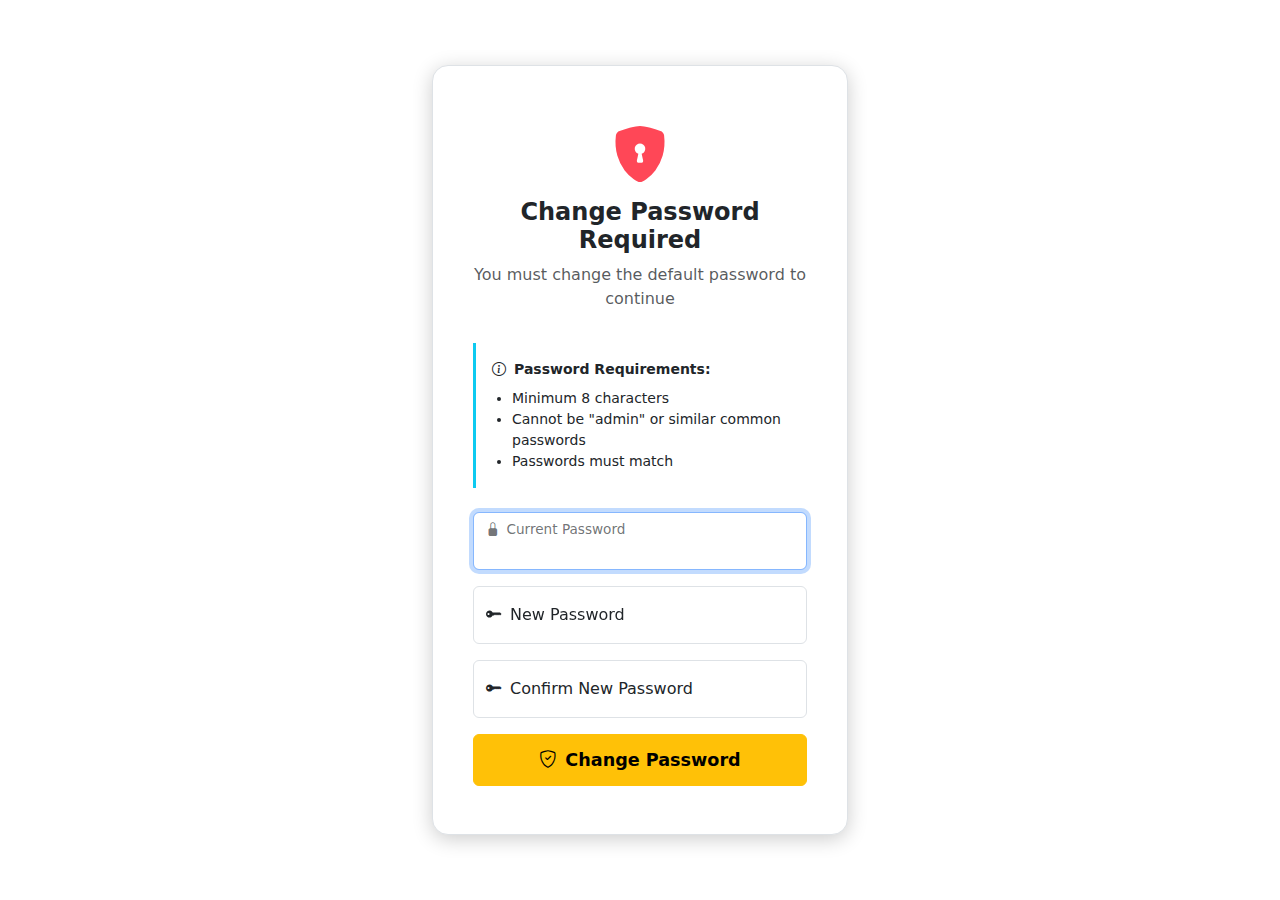
<file: web/change-password.html>
<!DOCTYPE html>
<html lang="en" data-bs-theme="dark">
  <head>
    <script src="js/color-modes.js"></script>
    <meta charset="utf-8" />
    <meta name="viewport" content="width=device-width, initial-scale=1" />
    <title>Change Password - ChitUI +</title>
    <link href="css/bootstrap.min.css" rel="stylesheet" />
    <link rel="icon" type="image/png" href="/assets/favicon-48x48.png" sizes="48x48" />
    <link href="css/bootstrap-icons.min.css" rel="stylesheet" />
    <style>
      body {
        display: flex;
        align-items: center;
        justify-content: center;
        min-height: 100vh;
        background: var(--bs-body-bg);
        padding: 2rem 0;
      }
      .change-password-container {
        width: 100%;
        max-width: 480px;
        padding: 2rem;
      }
      .change-password-card {
        background: var(--bs-body-bg);
        border: 1px solid var(--bs-border-color);
        border-radius: 1rem;
        box-shadow: 0 4px 20px rgba(0,0,0,0.2);
        padding: 3rem 2.5rem;
      }
      .header-icon {
        text-align: center;
        margin-bottom: 2rem;
      }
      .header-icon i {
        font-size: 3.5rem;
        color: var(--accent-color, #ff4757);
        margin-bottom: 1rem;
      }
      .header-icon h1 {
        font-size: 1.5rem;
        font-weight: 700;
        margin-bottom: 0.5rem;
      }
      .header-icon p {
        color: var(--bs-secondary-color);
      }
      .password-requirements {
        background: var(--bs-body-bg);
        border-left: 3px solid var(--bs-info);
        padding: 1rem;
        margin-bottom: 1.5rem;
        font-size: 0.875rem;
      }
      .password-requirements ul {
        margin-bottom: 0;
        padding-left: 1.25rem;
      }
      .form-floating {
        margin-bottom: 1rem;
      }
      .btn-change-password {
        padding: 0.75rem;
        font-size: 1.1rem;
        font-weight: 600;
      }
    </style>
  </head>
  <body>
    <div class="change-password-container">
      <div class="change-password-card">
        <div class="header-icon">
          <i class="bi bi-shield-lock-fill"></i>
          <h1>Change Password Required</h1>
          <p>You must change the default password to continue</p>
        </div>

        <div class="password-requirements">
          <strong><i class="bi bi-info-circle me-2"></i>Password Requirements:</strong>
          <ul class="mt-2">
            <li>Minimum 8 characters</li>
            <li>Cannot be "admin" or similar common passwords</li>
            <li>Passwords must match</li>
          </ul>
        </div>

        <div id="alertContainer"></div>

        <form id="changePasswordForm">
          <div class="form-floating mb-3">
            <input type="password" class="form-control" id="currentPassword" placeholder="Current Password" required autocomplete="current-password">
            <label for="currentPassword"><i class="bi bi-lock-fill me-2"></i>Current Password</label>
          </div>

          <div class="form-floating mb-3">
            <input type="password" class="form-control" id="newPassword" placeholder="New Password" required autocomplete="new-password" minlength="8">
            <label for="newPassword"><i class="bi bi-key-fill me-2"></i>New Password</label>
          </div>

          <div class="form-floating mb-3">
            <input type="password" class="form-control" id="confirmPassword" placeholder="Confirm New Password" required autocomplete="new-password" minlength="8">
            <label for="confirmPassword"><i class="bi bi-key-fill me-2"></i>Confirm New Password</label>
          </div>

          <button type="submit" class="btn btn-warning w-100 btn-change-password" id="btnChangePassword">
            <i class="bi bi-shield-check me-2"></i>Change Password
          </button>
        </form>
      </div>
    </div>

    <script src="js/jquery-3.7.1.min.js"></script>
    <script src="js/bootstrap.bundle.min.js"></script>
    <script>
      $(document).ready(function() {
        $('#changePasswordForm').submit(function(e) {
          e.preventDefault();

          const currentPassword = $('#currentPassword').val();
          const newPassword = $('#newPassword').val();
          const confirmPassword = $('#confirmPassword').val();

          // Validate passwords match
          if (newPassword !== confirmPassword) {
            showAlert('Passwords do not match', 'danger');
            return;
          }

          // Validate password strength
          if (newPassword.length < 8) {
            showAlert('Password must be at least 8 characters long', 'danger');
            return;
          }

          // Check for weak passwords
          const weakPasswords = ['admin', 'password', '12345678', 'chitui', 'qwerty'];
          if (weakPasswords.includes(newPassword.toLowerCase())) {
            showAlert('Please choose a stronger password', 'danger');
            return;
          }

          const $btn = $('#btnChangePassword');
          const originalText = $btn.html();

          $btn.prop('disabled', true).html('<span class="spinner-border spinner-border-sm me-2"></span>Changing password...');
          $('#alertContainer').empty();

          $.ajax({
            url: '/auth/change-password',
            method: 'POST',
            contentType: 'application/json',
            data: JSON.stringify({
              current_password: currentPassword,
              new_password: newPassword
            }),
            success: function(response) {
              if (response.success) {
                showAlert('Password changed successfully! Redirecting...', 'success');
                setTimeout(function() {
                  window.location.href = '/';
                }, 1500);
              }
            },
            error: function(xhr) {
              const response = xhr.responseJSON || {};
              const message = response.message || 'Failed to change password';

              showAlert(message, 'danger');
              $btn.prop('disabled', false).html(originalText);
            }
          });
        });

        function showAlert(message, type) {
          $('#alertContainer').html(`
            <div class="alert alert-${type} alert-dismissible fade show" role="alert">
              <i class="bi bi-${type === 'success' ? 'check-circle-fill' : 'exclamation-triangle-fill'} me-2"></i>${message}
              <button type="button" class="btn-close" data-bs-dismiss="alert"></button>
            </div>
          `);
        }

        // Focus on current password
        $('#currentPassword').focus();
      });
    </script>
  </body>
</html>
</file>
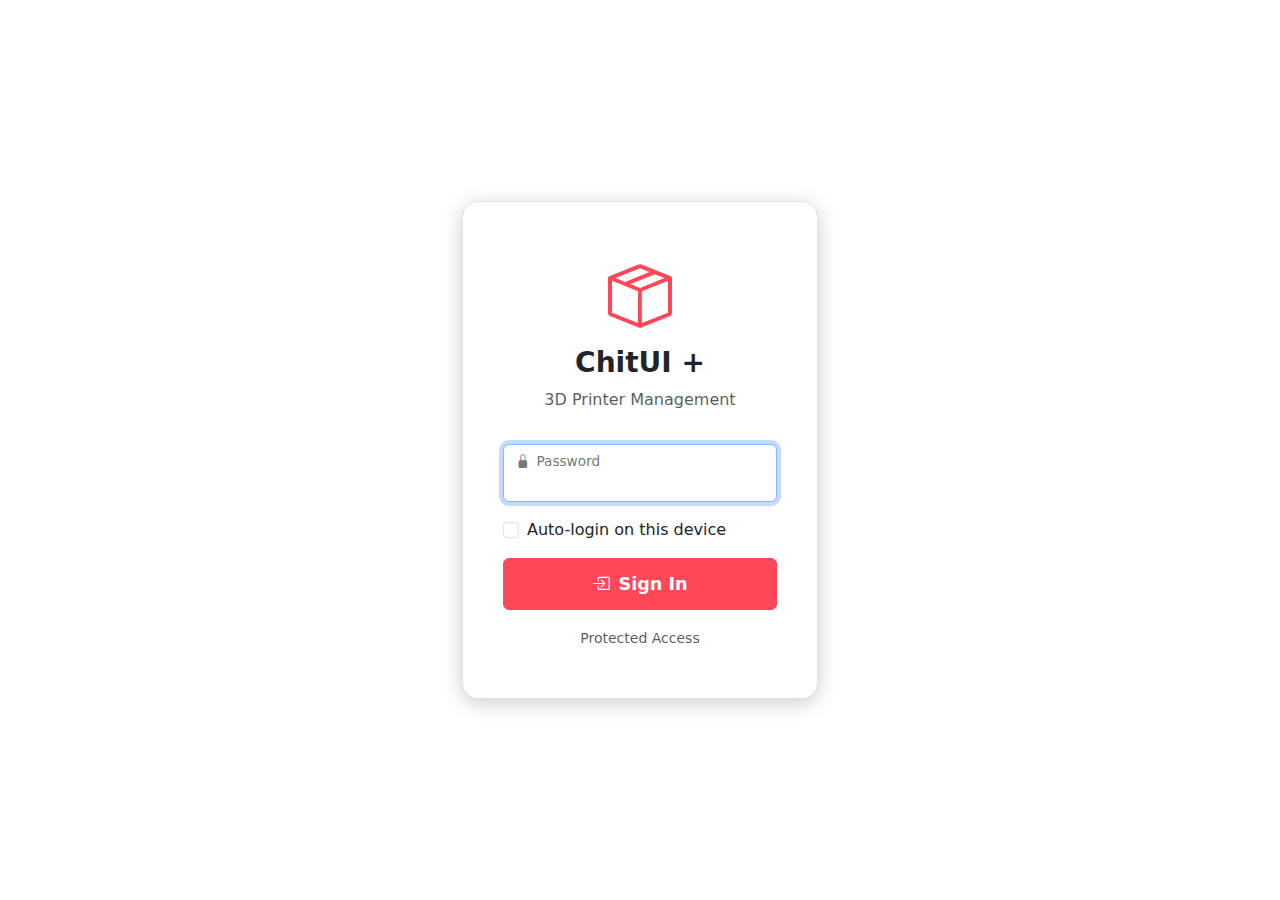
<file: web/login.html>
<!DOCTYPE html>
<html lang="en" data-bs-theme="dark">
  <head>
    <script src="js/color-modes.js"></script>
    <meta charset="utf-8" />
    <meta name="viewport" content="width=device-width, initial-scale=1" />
    <title>ChitUI + Login</title>
    <link href="css/bootstrap.min.css" rel="stylesheet" />
    <link rel="icon" type="image/png" href="/assets/favicon-48x48.png" sizes="48x48" />
    <link href="css/bootstrap-icons.min.css" rel="stylesheet" />
    <style>
      body {
        display: flex;
        align-items: center;
        justify-content: center;
        height: 100vh;
        background: var(--bs-body-bg);
      }
      .login-container {
        width: 100%;
        max-width: 420px;
        padding: 2rem;
      }
      .login-card {
        background: var(--bs-body-bg);
        border: 1px solid var(--bs-border-color);
        border-radius: 1rem;
        box-shadow: 0 4px 20px rgba(0,0,0,0.2);
        padding: 3rem 2.5rem;
      }
      .login-logo {
        text-align: center;
        margin-bottom: 2rem;
      }
      .login-logo i {
        font-size: 4rem;
        color: var(--accent-color, #ff4757);
        margin-bottom: 1rem;
      }
      .login-logo h1 {
        font-size: 1.75rem;
        font-weight: 700;
        margin-bottom: 0.5rem;
      }
      .login-logo p {
        color: var(--bs-secondary-color);
        margin-bottom: 0;
      }
      .form-floating {
        margin-bottom: 1rem;
      }
      .btn-login {
        padding: 0.75rem;
        font-size: 1.1rem;
        font-weight: 600;
        background-color: var(--accent-color, #ff4757);
        border-color: var(--accent-color, #ff4757);
        color: white;
      }
      .btn-login:hover {
        background-color: var(--accent-hover, #ff3838);
        border-color: var(--accent-hover, #ff3838);
        color: white;
      }
    </style>
  </head>
  <body>
    <div class="login-container">
      <div class="login-card">
        <div class="login-logo">
          <i class="bi bi-box-seam"></i>
          <h1>ChitUI +</h1>
          <p>3D Printer Management</p>
        </div>

        <div id="alertContainer"></div>

        <form id="loginForm">
          <div class="form-floating mb-3">
            <input type="password" class="form-control" id="password" placeholder="Password" required autocomplete="current-password">
            <label for="password"><i class="bi bi-lock-fill me-2"></i>Password</label>
          </div>

          <div class="form-check mb-3">
            <input class="form-check-input" type="checkbox" id="autoLogin">
            <label class="form-check-label" for="autoLogin">
              Auto-login on this device
            </label>
          </div>

          <button type="submit" class="btn w-100 btn-login" id="btnLogin">
            <i class="bi bi-box-arrow-in-right me-2"></i>Sign In
          </button>
        </form>

        <div class="text-center mt-3">
          <small class="text-muted">Protected Access</small>
        </div>
      </div>
    </div>

    <script src="js/jquery-3.7.1.min.js"></script>
    <script src="js/bootstrap.bundle.min.js"></script>
    <script>
      $(document).ready(function() {
        // Check for auto-login on page load
        const autoLoginEnabled = localStorage.getItem('chitui_auto_login') === 'true';
        const savedPassword = localStorage.getItem('chitui_auto_password');

        if (autoLoginEnabled && savedPassword) {
          // Auto-login is enabled, attempt login
          $('#password').val(savedPassword);
          $('#autoLogin').prop('checked', true);

          // Trigger login automatically
          setTimeout(function() {
            performLogin(savedPassword, true);
          }, 500);
        } else {
          // Load auto-login preference
          $('#autoLogin').prop('checked', autoLoginEnabled);
          $('#password').focus();
        }

        $('#loginForm').submit(function(e) {
          e.preventDefault();
          const password = $('#password').val();
          const autoLogin = $('#autoLogin').is(':checked');
          performLogin(password, autoLogin);
        });

        function performLogin(password, autoLogin) {
          const $btn = $('#btnLogin');
          const originalText = $btn.html();

          $btn.prop('disabled', true).html('<span class="spinner-border spinner-border-sm me-2"></span>Signing in...');
          $('#alertContainer').empty();

          $.ajax({
            url: '/auth/login',
            method: 'POST',
            contentType: 'application/json',
            data: JSON.stringify({ password: password }),
            success: function(response) {
              if (response.success) {
                // Save auto-login preference
                if (autoLogin) {
                  localStorage.setItem('chitui_auto_login', 'true');
                  localStorage.setItem('chitui_auto_password', password);
                } else {
                  localStorage.removeItem('chitui_auto_login');
                  localStorage.removeItem('chitui_auto_password');
                }

                if (response.require_password_change) {
                  window.location.href = '/change-password.html';
                } else {
                  window.location.href = '/';
                }
              }
            },
            error: function(xhr) {
              const response = xhr.responseJSON || {};
              const message = response.message || 'Login failed. Please try again.';

              // Clear auto-login if credentials are wrong
              localStorage.removeItem('chitui_auto_login');
              localStorage.removeItem('chitui_auto_password');

              $('#alertContainer').html(`
                <div class="alert alert-danger alert-dismissible fade show" role="alert">
                  <i class="bi bi-exclamation-triangle-fill me-2"></i>${message}
                  <button type="button" class="btn-close" data-bs-dismiss="alert"></button>
                </div>
              `);

              $btn.prop('disabled', false).html(originalText);
              $('#password').val('').focus();
              $('#autoLogin').prop('checked', false);
            }
          });
        }
      });
    </script>
  </body>
</html>
</file>
